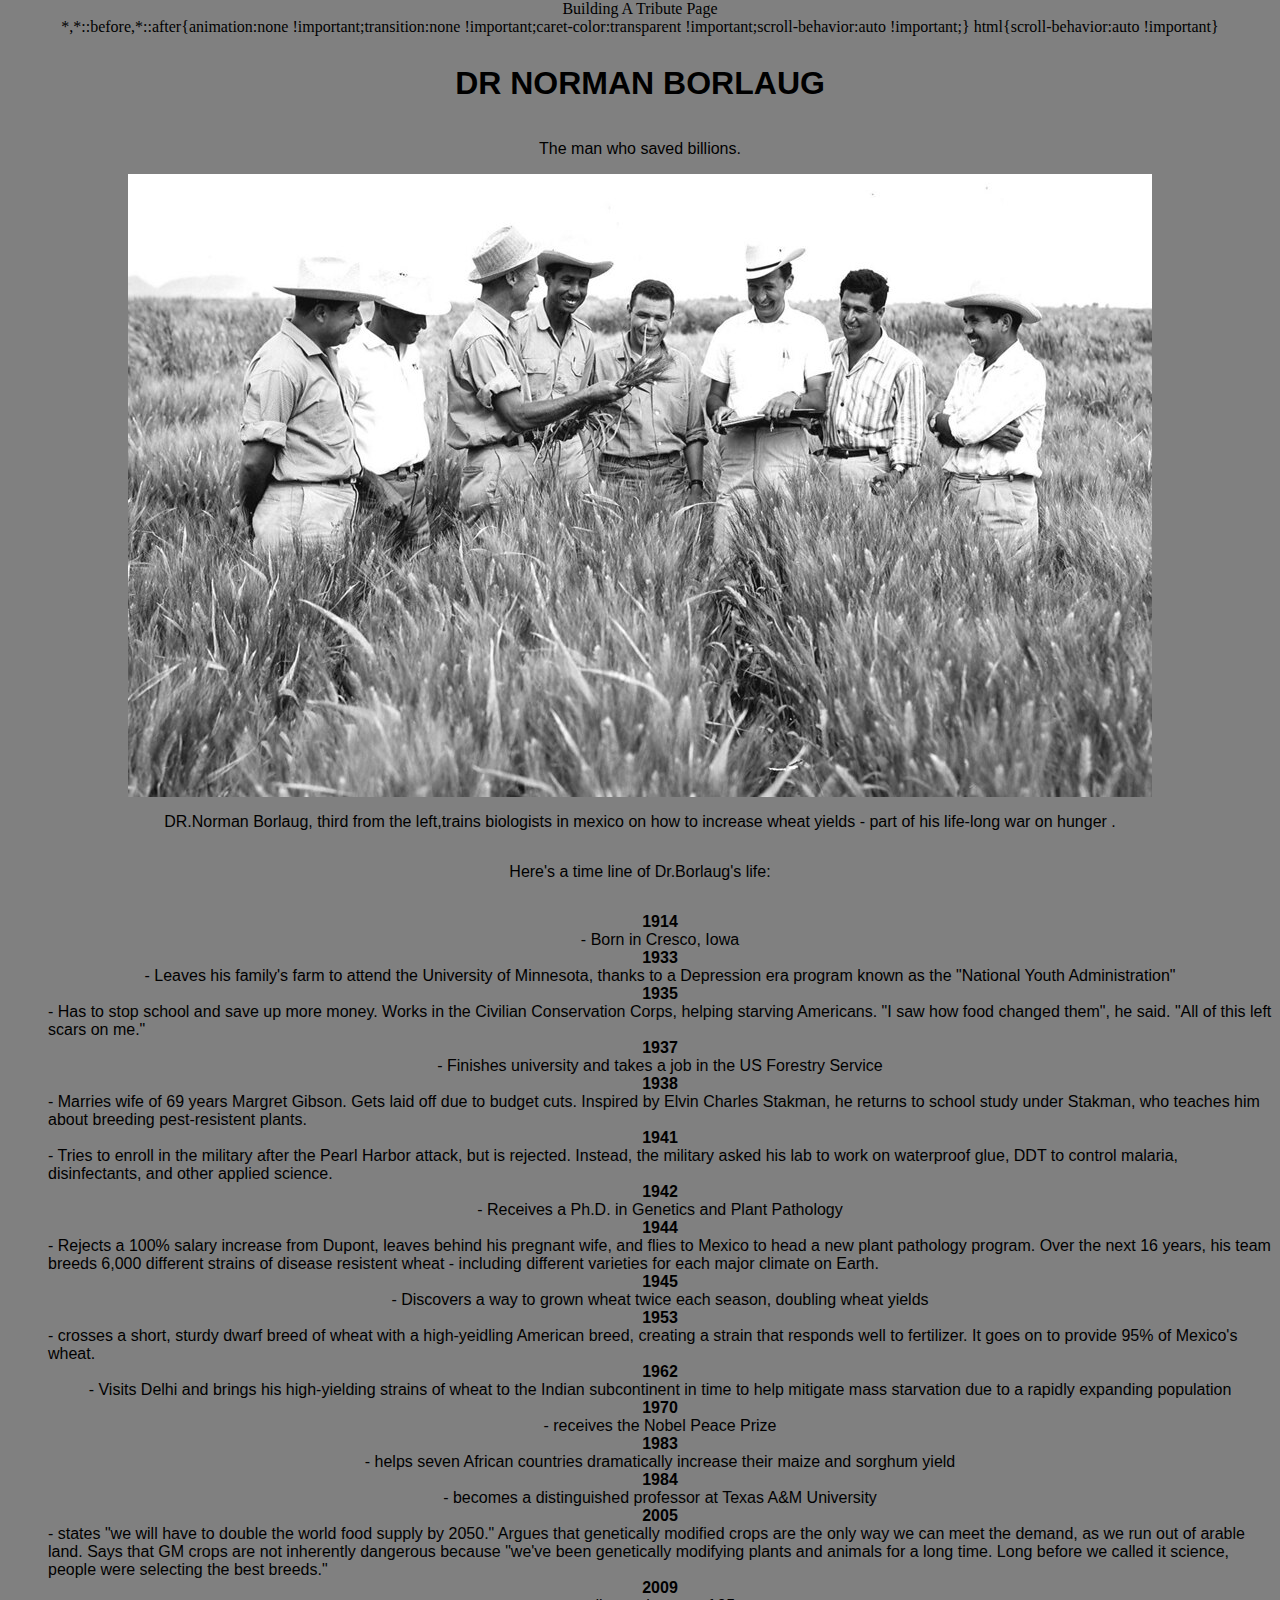
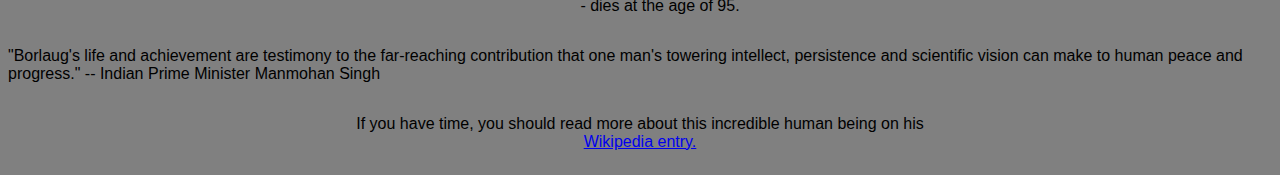
<file: Building a tribute page/index.html>
<!DOCTYPE html>
<html lang="en">
<head>
    <meta charset="UTF-8">
    <title>Building  A Tribute Page </title>
    <link rel="stylesheet" href="styles.css" type="text/css">
</head>
<body>
    <div id="main">
        <nav>

        </nav>
        <div id="title">
        
            <h1> DR NORMAN BORLAUG </h1>
            <p>The man who saved billions.</p>
            <div id="img-div" >
                <img id="image" src="dr.norman borlaug.jpg" alt="dr.norman image" >
                 <p id="img-caption"> DR.Norman Borlaug, third from the left,trains biologists in mexico on how to increase wheat yields - part of his life-long war on hunger .</p>
            </div>
        
        <div id="tribute-info" >
            <p>
                Here's a time line of Dr.Borlaug's life:
            </p>
            <ul>
                <li> <strong id="bold">1914 </strong> - Born in Cresco, Iowa  </li>
                <li> <strong id="bold">1933 </strong> - Leaves his family's farm to attend the University of Minnesota, thanks to a Depression era program known as the "National Youth Administration" </li>
                <li> <strong id="bold">1935 </strong> - Has to stop school and save up more money. Works in the Civilian Conservation Corps, helping starving Americans. "I saw how food changed them", he said. "All of this left scars on me." </li>
                <li> <strong id="bold">1937 </strong> - Finishes university and takes a job in the US Forestry Service </li>
                <li> <strong id="bold">1938 </strong> - Marries wife of 69 years Margret Gibson. Gets laid off due to budget cuts. Inspired by Elvin Charles Stakman, he returns to school study under Stakman, who teaches him about breeding pest-resistent plants. </li>
                <li> <strong id="bold">1941 </strong> - Tries to enroll in the military after the Pearl Harbor attack, but is rejected. Instead, the military asked his lab to work on waterproof glue, DDT to control malaria, disinfectants, and other applied science. </li>
                <li> <strong id="bold">1942 </strong> - Receives a Ph.D. in Genetics and Plant Pathology </li>
                <li> <strong id="bold">1944 </strong> - Rejects a 100% salary increase from Dupont, leaves behind his pregnant wife, and flies to Mexico to head a new plant pathology program. Over the next 16 years, his team breeds 6,000 different strains of disease resistent wheat - including different varieties for each major climate on Earth. </li>
                <li> <strong id="bold">1945 </strong> - Discovers a way to grown wheat twice each season, doubling wheat yields </li>
                <li> <strong id="bold">1953 </strong> - crosses a short, sturdy dwarf breed of wheat with a high-yeidling American breed, creating a strain that responds well to fertilizer. It goes on to provide 95% of Mexico's wheat.</li>
                <li> <strong id="bold">1962 </strong> - Visits Delhi and brings his high-yielding strains of wheat to the Indian subcontinent in time to help mitigate mass starvation due to a rapidly expanding population </li>
                <li> <strong id="bold">1970 </strong> - receives the Nobel Peace Prize </li>
                <li> <strong id="bold">1983 </strong> - helps seven African countries dramatically increase their maize and sorghum yield</li>
                <li> <strong id="bold">1984 </strong> - becomes a distinguished professor at Texas A&M University </li>
                <li> <strong id="bold">2005 </strong> - states "we will have to double the world food supply by 2050." Argues that genetically modified crops are the only way we can meet the demand, as we run out of arable land. Says that GM crops are not inherently dangerous because "we've been genetically modifying plants and animals for a long time. Long before we called it science, people were selecting the best breeds."</li>
                <li> <strong id="bold">2009 </strong> - dies at the age of 95. </li>
            </ul>
            <p> "Borlaug's life and achievement are testimony to the far-reaching contribution that one man's towering intellect, persistence and scientific vision can make to human peace and progress."

                -- Indian Prime Minister Manmohan Singh</p>
           <p> If you have time, you should read more about this incredible human being on his <a href="#" target="_blank" id="tribute-link"> Wikipedia entry.</a> </p>
        </div>
        
        </div>
    </div>

</body>
</file>
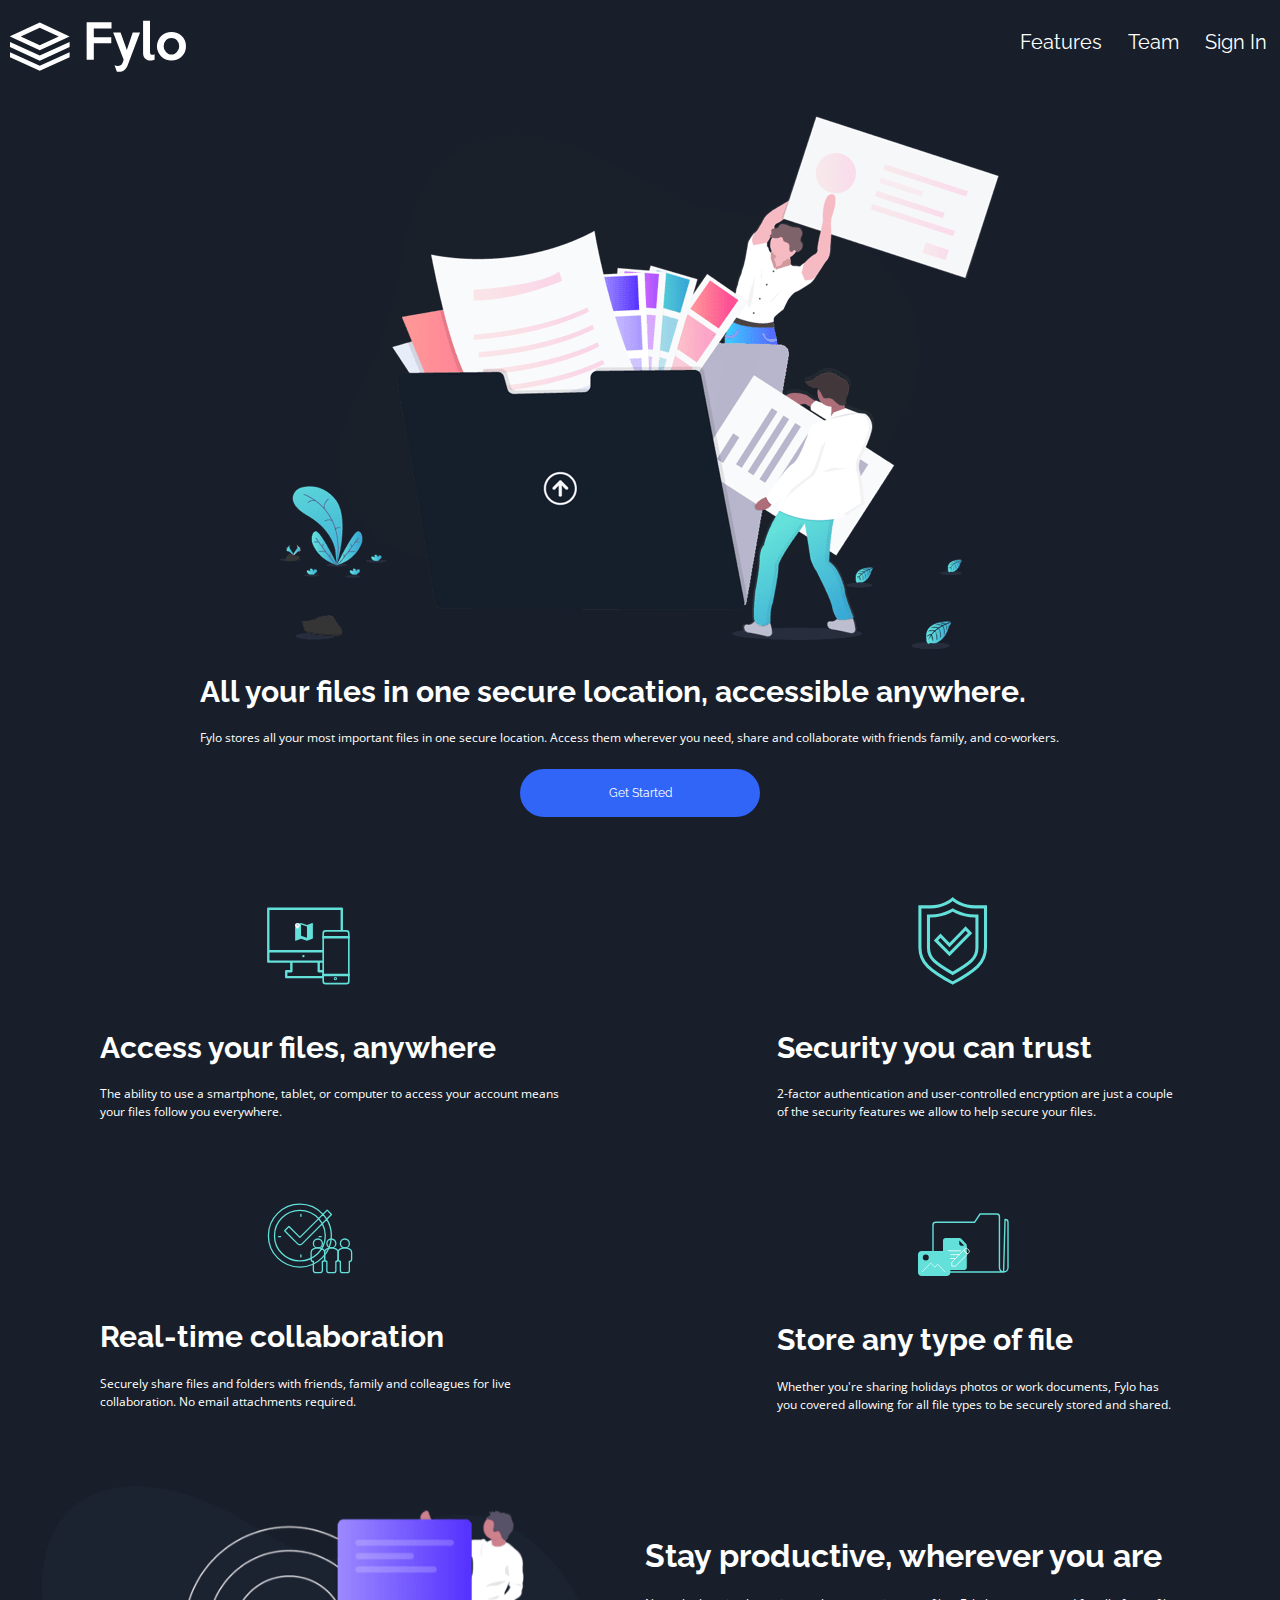
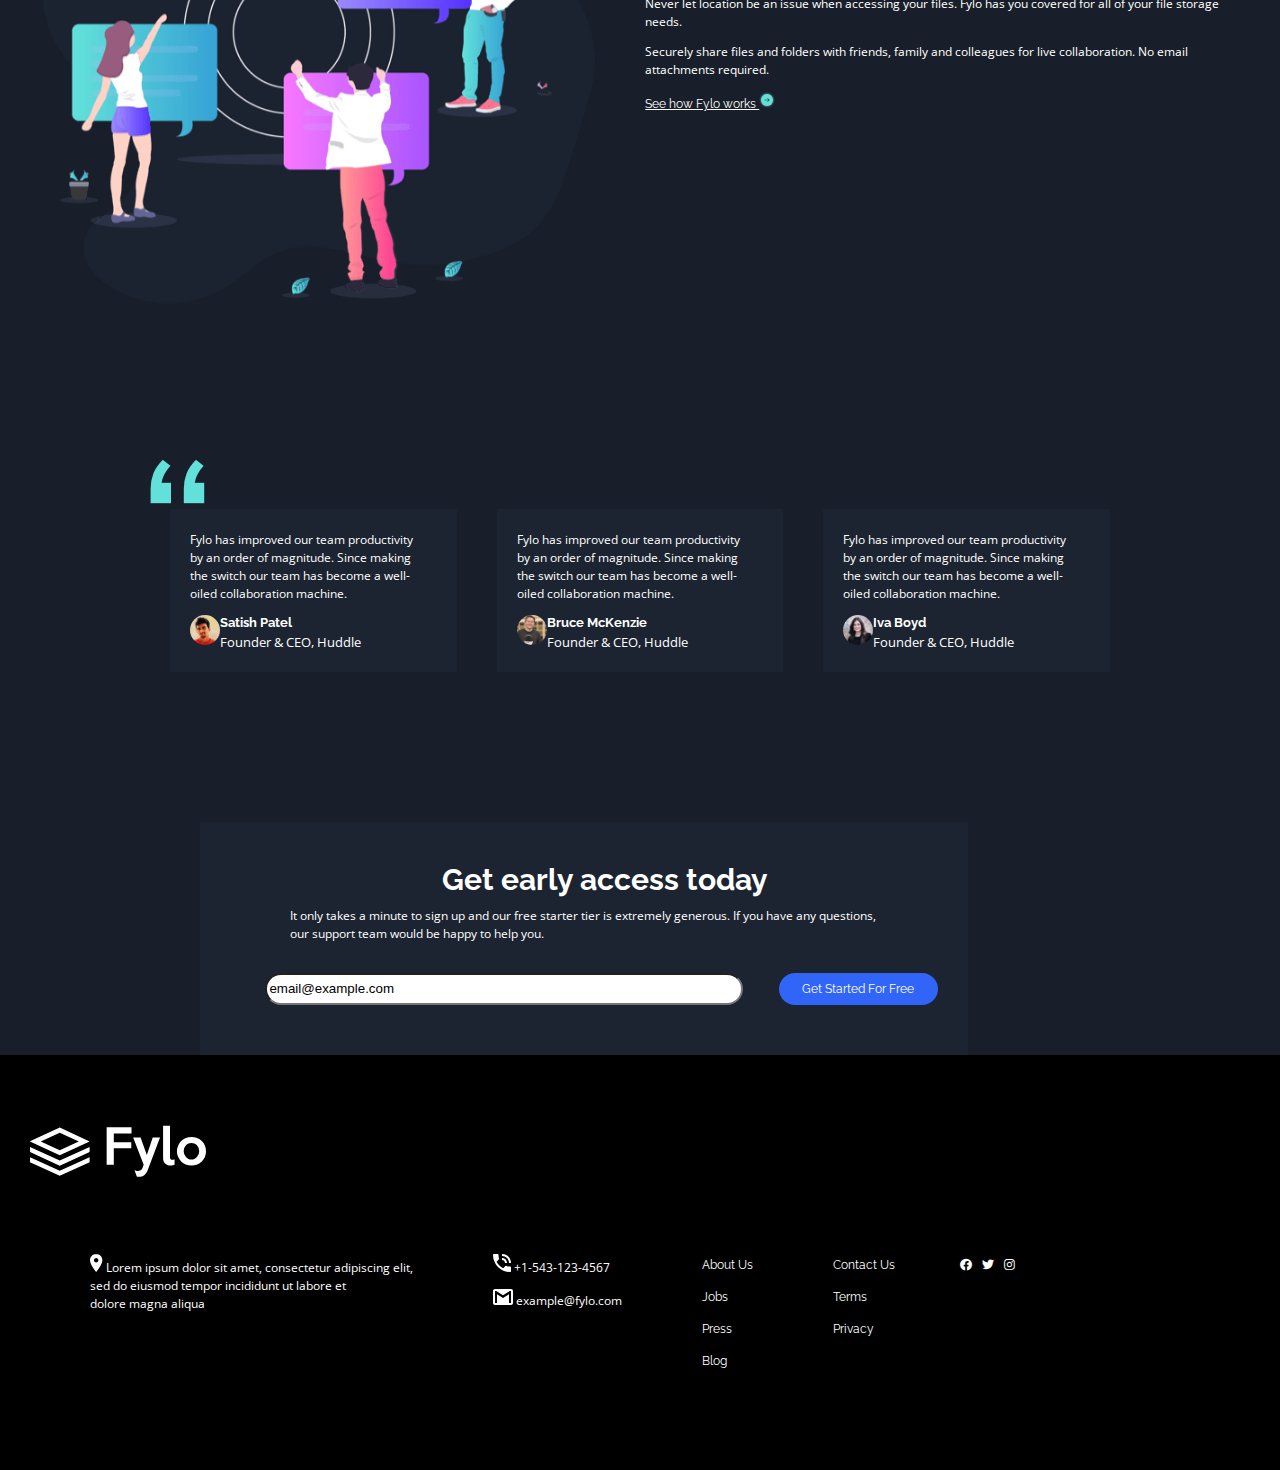
<file: fylo-dark-theme-landing-page-master/index.html>
<!DOCTYPE html>
<html lang="en">
<head>
  <meta charset="UTF-8">
  <meta name="viewport" content="width=device-width, initial-scale=1.0"> <!-- displays site properly based on user's device -->

  <link rel="icon" type="image/png" sizes="32x32" href="./images/favicon-32x32.png"/>
  
  <title>Frontend Mentor | Fylo landing page with dark theme and features grid</title>
  
<link rel="stylesheet" href="styles.css">
<link rel="stylesheet" href="https://cdnjs.cloudflare.com/ajax/libs/font-awesome/5.7.1/css/all.min.css"/>
  <!-- Feel free to remove these styles or customise in your own stylesheet 👍--> 

</head>
<body>
  
  <!-- Navigation -->
  <nav class="navigation" id="navigation">
 <div id="logo"> 
   <a href="#home" ><img src="images/logo.svg" alt="logo" /> </a>
 </div>
 <div class="nav">
 <ul>
 <li> <a href="#features" >Features</a> </li>
 <li> <a href="#team"> Team </a>  </li>
 <li><a href="#sign-in" >Sign In</a> </li>
 </ul>
</div>
 </nav>
 <!-- End of Navigation -->
  
  <!-- Main Banner -->
  <header class="main-banner" id="home">
  <div class="main">
    <img src="images/illustration-intro.png" alt="illustration img" />
  </div>
    <div class="mains">
  <h1 class="title">
     All your files in one secure location, accessible anywhere.
  </h1>

 <p>
   Fylo stores all your most important files in one secure location. Access them wherever 
  you need, share and collaborate with friends family, and co-workers.
</p>


      
  <button class="btn">
  Get Started
</button>

</div>
</header>
<!-- End of Main banner-->


<!-- Services -->


<section class="serve" >
  <div class="services">
<div class="service">

  <img src="images/icon-access-anywhere.svg" alt="access anywhere"/>
  <h1 class="title">Access your files, anywhere </h1>

 <p> The ability to use a smartphone, tablet, or computer to access your account means your 
  files follow you everywhere.
</p>
</div>
<div class="service1">
  <img src="images/icon-security.svg" alt="security" />
 <h1 class="title">Security you can trust</h1>

<p> 2-factor authentication and user-controlled encryption are just a couple of the security 
  features we allow to help secure your files.
</p>
</div>
  
  
<div class="service2">
  <img src="images/icon-collaboration.svg" alt="icon"/>
 <h1 class="title">Real-time collaboration</h1>

 <p>Securely share files and folders with friends, family and colleagues for live collaboration. 
  No email attachments required.
</p>
</div>
<div class="service3">
  <img src="images/icon-any-file.svg" alt="any">
 <h1 class="title">Store any type of file</h1>

 <p>Whether you're sharing holidays photos or work documents, Fylo has you covered allowing for all 
  file types to be securely stored and shared.
</p>

  </div>
  </div>
</section>
<!-- End of services -->


<!--  Sub banner -->
<section class="sub-banner">
 <div class="sub">
   <img src="images/illustration-stay-productive.png" alt="stay productive">
 </div>
 <div class="subs">
<h1 class="title">Stay productive, wherever you are </h1>

<p> Never let location be an issue when accessing your files. Fylo has you covered for all of your file 
  storage needs.
</p>

 <p> Securely share files and folders with friends, family and colleagues for live collaboration. No email 
  attachments required.
</p>

 <a href="#" class="special-link">
   See how Fylo works 
  <img src="images/icon-arrow.svg" alt="arrow">
  </a>
 </div>
</section>
<!-- End of sub banner -->

<!-- Testimonials -->
<section class="testimonials"> 

  
  <img src="images/bg-quotes.png" alt="quotes"/>

<div class="tester">
  <div class="test">  
    
  <p>Fylo has improved our team productivity by an order of magnitude.
     Since making the switch our team has become a 
     well-oiled collaboration machine. 
</p> 
<div class="box-image">
<img src="images/profile-1.jpg" alt="profile-1"> 
 <div class="profile-name">
   <h2> Satish Patel </h2>
   <span> Founder & CEO, Huddle </span>
  </div>
  </div>
</div>


<div class="test">
  <p>Fylo has improved our team productivity by an order of magnitude. Since making the switch our team has 
  become a well-oiled collaboration machine.
</p> 
<div class="box-image">
<img src="images/profile-2.jpg" alt="profile-2">
 <div class="profile-name">
   <h2> Bruce McKenzie </h2> 
   <span> Founder & CEO, Huddle </span>
 </div>
  </div>
  </div>


<div class="test">
  <p> Fylo has improved our team productivity by an order of magnitude. Since making the switch our team has 
  become a well-oiled collaboration machine.</p>
<div class="box-image">
  <img src="images/profile-3.jpg" alt="profile-3" >
   <div class="profile-name">
  <h2> Iva Boyd </h2>
   <span> Founder & CEO, Huddle </span>
  </div>
</div>
</div>
</div>
</section>
<!-- End of testimonials -->

<!--  Contact -->
<section class="subscribe">
<div>
 <h1 class="title">Get early access today</h1>

 <p>It only takes a minute to sign up and our free starter tier is extremely generous. If you have any 
  questions, our support team would be happy to help you.</p>
  <form>
    <label for="Contact"></label>
  <input type="text" name="Contact" id="Contact" value="email@example.com">
<button class="button">
  Get Started For Free 
</button>

  </form>

  </div>
</section>
<!-- End of contact -->

<!-- Footer -->
  <footer>
    <div class="foot">
    <div class="footer-top"><img src="images/logo.svg" alt="logo"/> </div> 

  
    
<div class="footer-bottom"> 
  <ul>
    <li>
  <p> 
    <img src="images/icon-location.svg" alt="location"/>
  Lorem ipsum dolor sit amet, consectetur adipiscing elit, <br> sed do eiusmod tempor incididunt ut labore et 
    <br>dolore magna aliqua
  </p>
  </li>
  </ul>
  
  <ul> 
    <li>
      <p>  
        <img src="images/icon-phone.svg" alt="phone"/> 
   +1-543-123-4567
  </p> 
</li>
   

 
  
  <li> 
    <p>
    <img src="images/icon-email.svg" alt="email"/>
  example@fylo.com 
</p> 
</li>
 </ul>
 
  


    
  
    <ul>
 <li> <a href="#"> About Us </a> </li>
 <li> <a href="#"> Jobs </a>  </li>
 <li> <a href="#"> Press </a> </li>
 <li> <a href="#">Blog </a> </li>
</ul>
    
  



  
<ul>
  <li> <a href="#"> Contact Us </a> </li>
    <li> <a href="#"> Terms</a> </li>
      <li> <a href="#">Privacy</a> </li>

</ul>
  


<ul class="social">
 <li> <a href="#"><i class="fab fa-facebook" ></i> </a> </li>
 <li> <a href="#"><i class="fab fa-twitter"></i> </a> </li>
<li> <a href="#"><i class="fab fa-instagram"></i> </a> </li>

</ul>
  
</div>
</div>
  </footer>
  <!-- End of footer -->
</body>
</html>
</file>
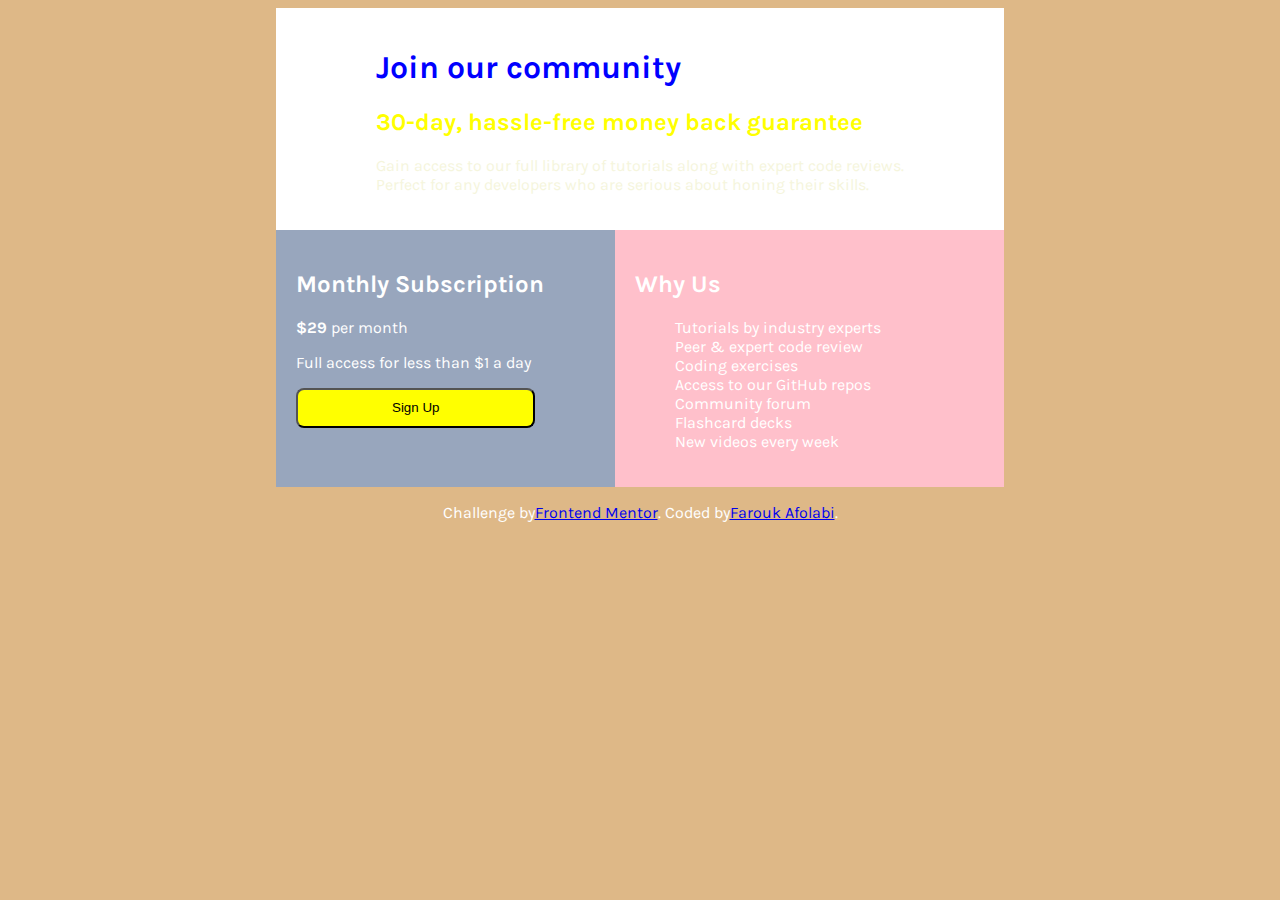
<file: single-price-grid-component-master/index.html>
<!DOCTYPE html>
<html lang="en">
<head>
  <meta charset="UTF-8">
  <meta name="viewport" content="width=device-width, initial-scale=1.0"> <!-- displays site properly based on user's device -->

  <link rel="icon" type="image/png" sizes="32x32" href="./images/favicon-32x32.png">
  <link rel="stylesheet" href="style.css" >
  <link href="https://fonts.googleapis.com/css2?family=Karla:wght@400;700&display=swap" rel="stylesheet">
  <title>Frontend Mentor | Single Price Grid Component</title>

  <!-- 
  <style>
    .attribution { font-size: 11px; text-align: center; }
    .attribution a { color: hsl(228, 45%, 44%); }
  </style>
  -->
</head>
<body>
  <div class="box">
  <div class="main">
 <h1>
   Join our community 
 </h1> 

 <h2> 
   30-day, hassle-free money back guarantee 
 </h2>

 <p class="hello">Gain access to our full library of tutorials along with expert code reviews. <br>
  Perfect for any developers who are serious about honing their skills.
</p> 
</div>

<div class="side">
 <h2 class="hi">
    Monthly Subscription
</h2>

 <p>
  <strong> &dollar;29 </strong>  per month 
</p> 

 <p> 
   Full access for less than &dollar;1 a day
</p>
<button>
  Sign Up
</button>
</div>
<div class="aside">
 <h2 class="hi">
   Why Us
  </h2> 
<ul>
 <li> Tutorials by industry experts </li>
 <li> Peer &amp; expert code review </li>
 <li> Coding exercises </li>
 <li> Access to our GitHub repos </li>
 <li> Community forum </li>
 <li> Flashcard decks </li>
 <li>  New videos every week </li>
</ul>
</div>

  </div>
  <footer>
    <p class="attribution">
      Challenge by <a href="https://www.frontendmentor.io?ref=challenge" target="_blank">Frontend Mentor</a>. 
      Coded by <a href="#">Farouk Afolabi</a>.
    </p>
  </footer>
</body>
</html>
</file>
<file: Building a tribute page/styles.css>
* { display: flex;
flex-direction: column;
align-items: center; }
body { font-weight: 500;
font-family: Arial, Helvetica, sans-serif;
background-color: grey;}
div .img-div { display: 
}
img > .image {  max-width: 100%;
height: auto; }
div ul { display:;
    flex-wrap:;
list-style-type: ;}
strong .bold {display:;}

.main {;}
.title {;}
.img-div
.image
.img-caption
.tribute-info {display: flex;
  }
</file>
<file: fylo-dark-theme-landing-page-master/styles.css>
@import url('https://fonts.googleapis.com/css2?family=Open+Sans:wght@400;700&family=Raleway:wght@400;700&display=swap');


* {
box-sizing: border-box;
}
body { 
    font-family : 'Open Sans',sans-serif ;
    
    text-decoration:none ;
    

    
    font-weight: 400;
    margin: 0;
    background-color:#181f2a;
    padding:0; 

    

}

a{
    text-decoration: none;
    color: #999;
    font-family:  "Raleway", sans-serif;
    font-size: 14px;
    cursor: pointer;
    outline: none;
    ;
}


p {
    font-size: 14px;
    color: #999;
    line-height: 1.5;
    font-weight: 400;
    font-family: "Open Sans", sans-serif;
}
h2 {
    font-family: "Raleway", sans-serif;
    font-weight: 700;

    color: black;
  }
  
  img {
  max-width: 100%;
    height: auto;
  }
  



ul { list-style-type: none;
    margin:0;
}

    button {
        color:#fff;
        background:hsl(224, 93%,58%); 
        width: 15rem;
        height: 3rem;

        border-radius: 2rem;

        border: none;
        cursor: pointer;
        font-weight: 700;
        outline: none;
    }
    button:hover {
        background-image: linear-gradient(#65e2d9, #339ecc) ;
        
    }

    h1,

    button,
    nav {
        font-family: "Raleway" , sans-serif;
        font-weight: 700;

        color: #fff;
    }
    button,
    nav { 
        font-weight: 400;
    }



    p,
    nav,
    button,
    a {
        font-size:12px;


        color:white;

        
    }
    
    /* navigation */
    nav  {display: flex;
        flex-direction: row;
        justify-content: space-between;
        }
     #logo {max-width:100%;
            height: auto;
            margin: 10px
           }
               
     .nav > ul {display:flex;
               margin: 20px 0px;}
        
     .nav ul >li {
                margin:0px 10px;
     }
     .navigation{ margin:10px 0px;
        font-weight:400;
       }
       
    /* End of Navigation */

/* Main Banner */
  .main-banner {margin: 30px 40px; }

   .btn  { margin:20px;}
       
   /* End of Main Banner */

   /* services */
   .services { display: flex;
             flex-direction: column;
             }
   .service { margin : 20px 49px;}
   .service > img { margin: 20px 35%;}
   .service1 { margin : 20px 49px;}
   .service1 > img { margin: 20px 35%;}
   .service2 {margin : 20px 49px;}
   .service2 > img { margin: 20px 35%;}
   .service3 {margin : 20px 49px;}
   .service3 > img { margin: 20px 35%;}
   /* END OF SERVICES */


   /* SUB BANNER */
   .sub-banner {display:flex;
               flex-direction: column;
            margin: 30px 12px;
        }
    .subs{margin: 40px 0px;}
      
   
   /* END OF SUB BANNER */

   /* TESTIMONIALS */
   .testimonials{margin:0px  20px;}
   .test { background:#1c2431; 
           margin: 20px;
           padding: 20px;
        }

   .test img{
    width:30px;
    height: 30px;
    border-radius: 50%;
    
}
.profile-name h2,span { margin: 0px;
    color: #fff; 
    font-size: 10px;
}
.box-image {display: flex;}
/* END OF TESTIMONIALS */
   
 /* CONTACT */
  .subscribe {background:#1c2431;
    width: 90%;
margin: 30px 20px;
padding:20px;}
.subscribe input {
    outline: none;
    height: 3rem;
        border-radius: 2rem;
        width: 20rem;
        margin:0px 0px;
}
.button { width:20rem;}
/* END OF CONTACT */

/* FOOTER */
 .foot {display:flex;
       flex-direction: column;
     flex-wrap: nowrap;
}
 .footer-top {margin: 30px;}
 .footer-bottom ul{ margin:20px 0px;}
 .footer-bottom li { margin:5px 20px;}

 .social  {
     display: flex;
             flex-direction: row;}
            
 /* END OF FOOTER */

 /* FOR DESKTOP */
  @media only screen and (min-width: 768px){
     /* navigation */
   
   nav .nav a {
    padding: 3px;
    font-size: 20px;
    color: #fff;
  }
  nav .nav a:hover {
        border-bottom: 1px solid #999;
  }
  
 /* End of navigation */
     
     
     /* main banner */
    

     .main-banner { display: flex;

        flex-direction: column;
         
    }
     .main {
         max-width: 100%;
         align-self: center;
         height: auto;
         order: 1;

    }
     .mains {order: 2;
        align-self:center;
        

    }
    .mains > .btn {margin:10px 20rem;}
    
     
     header {margin: 20px 0px;}
     
     .title{
         font-size: 30px; }


     
     
     /* End of main banner */
     
     
     /* services */
     .services{ display: grid;


        grid-template-areas: "service  service1"
                             "service2 service3";
    
        
         margin:10px 0px;
         padding:;
         
        
    }
    
    
    .service h1{
        font-size: 30px;
    }
     .service {grid-area:service;
              margin:30px 50px ;
              padding:0px 50px;}
     .service1 {grid-area:service1;
               margin: 20px 50px;
               padding:0px 50px;}
               
     .service2 { grid-area:service2;
                margin: 20px 50px;
                padding:0px 50px;}
     .service3 {grid-area:service3;
                margin: 30px 50px;
                padding:0px 50px;}
    
     
     

     /* End of services */
    
     /* sub banner */
     .sub-banner{ display: flex;

                 flex-direction: row;
        
        
    }
     .sub{order: 1;
          padding: 0px 30px;
         }
     .subs {order: 2;
           margin:30px 20px;
        }
     .subs h1{ font-size :2em;}
     .subs a{ text-decoration: underline;}
    /* End of sub banner */
    
    
    /* Testimonials */
    .testimonials{ margin: 150px;}
    .tester { display:flex;
             width: 100%;
             
            }
 .test {  background:#1c2431;
          margin:0px 20px;
          padding:10px 40px 20px 20px;
       }

    .test img{
        width:30px;
        height: 30px;
        border-radius: 50%;
        
    }
    .test h2, span {
        margin:0px;
        
    }
    .box-image {display:flex;
        color: white;}
    .profile-name h2, .profile-name span { color:white;
                        font-size: 13px;
                        margin:0px;}   
    
    
   


    /* End of testimonials */
    
    
    /* contact */

    .subscribe{ background:#1c2431;
        width: 60%;
        display:flex;
        flex-direction: column;
        margin: 0px 200px;
        padding:30px 30px ;
    
        flex-wrap: wrap;
        
    
    
    }
    .subscribe p {  margin: 10px 60px ;
                  color:white;}
    .subscribe h1 {color: white;
                   margin: 10px 0px 10px 30%}
    .subscribe input {
        outline: none;
        height: 2rem;
            border-radius: 1rem;
            width: 30rem;
            margin:20px 5%;
      }
    .button {  width: 10rem;
        height: 2rem;
        border-radius: 2rem;
        margin:20px 0px ;
                    
    }
    form{display:flex;}
    


    
    /* End of contact */
    
    
    /* footer */
    footer { 


      /*  background:#1c2431; */
        background:black;
    }
   .foot {
        display: flex;
        flex-direction: column;
        padding: 50px 10px;
    }



  .footer-top{ margin : 20px;
} 
 
    .footer-bottom {display: flex;
       flex-direction: row;
       padding: 0px 0px 0px 0px ;
       margin: 20px ;
    
   }
   .footer-bottom li { margin:10px 20px;
                     }
   .social{ display:flex;
   }
   .social >li { margin:10px 5px;}

    }
</file>
<file: single-price-grid-component-master/style.css>
body {
    background-color: burlywood;
    font-family: 'Karla', sans-serif;
    font-size: 16px;
}
h1 {color:blue;}
h2 {color: yellow;}

p {color:white;}
button {width: 80%;
       height: 2.5rem;
       border-radius: 0.5rem;
       background-color:yellow;
    }

li { list-style: none;
color: white;
}   
.box {display: grid;
      
      max-width: 100%;
      height: auto;
      justify-content: center;
     grid-template-areas: "main  main main"
                          "side aside aside"
                          ". . ."
                          ;}

.main {background-color: white;
grid-area: main;
justify-self: center;
padding: 20px 100px;
}

.side{ background-color:hsl(218, 22%, 67%);
    grid-area: side;
    padding: 20px;
    }

.aside {background-color:pink;
    grid-area: aside;
    text-decoration: none;
    padding: 20px ;
}
.hi {color:white;}
.hello {color:beige;}
.attribution{ display: flex;
justify-content: center;} 
 

@media only screen and ( max-width:768px ){
    /* for mobile devices */
   body {background-color:lightblue;
         font-family: 'Karla', sans-serif;
         font-size: 10px;
        } 
   .box {display: grid;
         margin: 10px;
        grid-template-areas: "main main main"
                             "side side side"
                             "aside aside aside";
        
                             }
   .main{ padding: 20px;
        
        }                          
}
</file>
